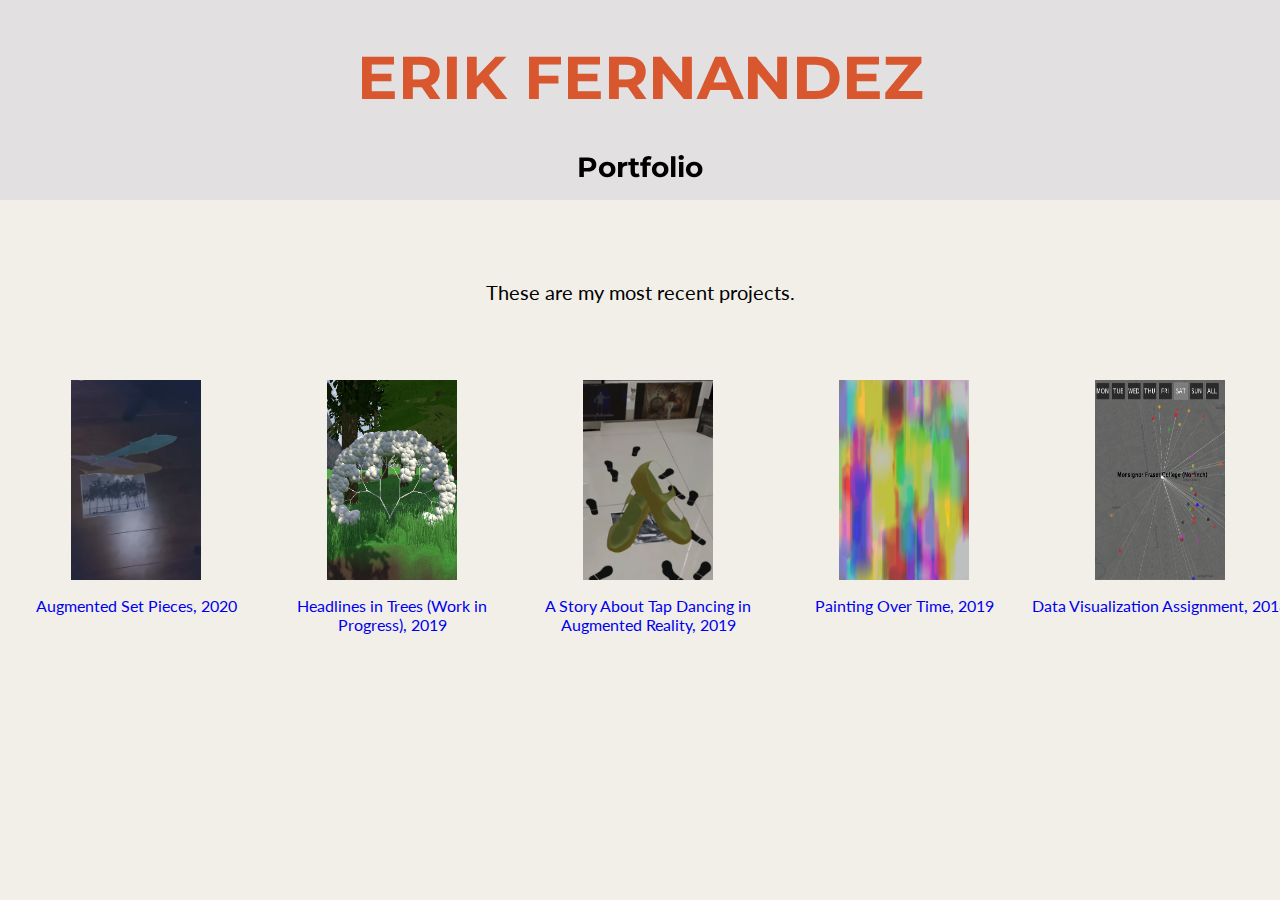
<file: index.html>
<!DOCTYPE html>
<html>
<head>
	<link rel="stylesheet" type="text/css" href="style.css">
	<link href="https://fonts.googleapis.com/css?family=Montserrat:300,400&display=swap" rel="stylesheet">
	<link href="https://fonts.googleapis.com/css?family=Lato:400&display=swap" rel="stylesheet">
	<title>Portfolio - Erik Fernandez</title>
</head>
<body>
	<div class="navbar">
		<h1 class="site-title">ERIK FERNANDEZ</h1>
		<h2 class="sub-title">Portfolio</h2>
	</div>
	<p class="title-text">These are my most recent projects.</p>

    <div class="flex-container">
        <div class="artwork-container">
            <a class="artwork-link" href="augmented-set-pieces.html">
                <img class="thumbnail" src="website-media/augmented-set-pieces-thumb.png">
                <p class="artwork-desc">Augmented Set Pieces, 2020</p>
            </a>
        </div>

        <div class="artwork-container">
            <a class="artwork-link" href="headlines-in-trees.html">
                <img class="thumbnail" src="website-media/headlines-in-trees-thumb.png">
                <p class="artwork-desc">Headlines in Trees (Work in Progress), 2019</p>
                <a>
        </div>

        <div class="artwork-container">
            <a class="artwork-link" href="tap-dance-augmented-reality.html">
                <img class="thumbnail" src="website-media/tap-shoe-ar-thumb.png">
                <p class="artwork-desc">A Story About Tap Dancing in Augmented Reality, 2019</p>
            </a>
        </div>

        <div class="artwork-container">
            <a class="artwork-link" href="painting-over-time.html">
                <img class="thumbnail" src="website-media/painting-over-time.png">
                <p class="artwork-desc">Painting Over Time, 2019</p>
            </a>
        </div>

        <div class="artwork-container">
            <a class="artwork-link" href="rpsm-data-visualization.html">
                <img class="thumbnail" src="website-media/rpsm-thumb.png">
                <p class="artwork-desc">Data Visualization Assignment, 2018</p>
            </a>
        </div>
    </div>
</body>
</html>
</file>
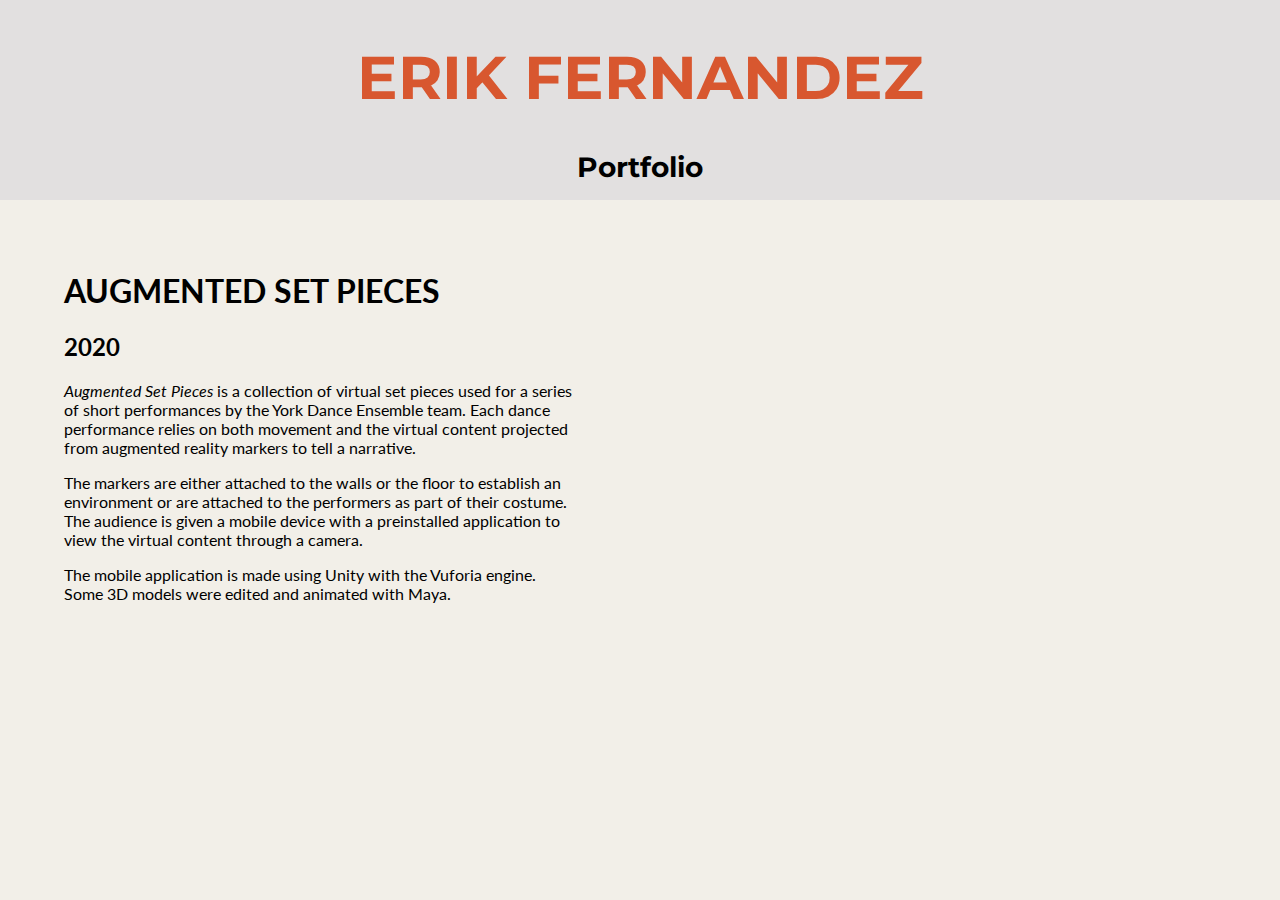
<file: augmented-set-pieces.html>
﻿<!DOCTYPE html>
<html>
<head>
    <link rel="stylesheet" type="text/css" href="style.css">
    <link href="https://fonts.googleapis.com/css?family=Montserrat:300,400&display=swap" rel="stylesheet">
    <link href="https://fonts.googleapis.com/css?family=Lato:400&display=swap" rel="stylesheet">

    <title>Portfolio - Erik Fernandez</title>
</head>
<body>
    <div class="navbar">
        <h1 class="site-title">ERIK FERNANDEZ</h1>
        <h2 class="sub-title">Portfolio</h2>
    </div>
    <div class="artwork-detailed-text">
        <h1 class="artwork-detailed-title">AUGMENTED SET PIECES</h1>
        <h2 class="artwork-detailed-date">2020</h2>
        <div class="artwork-detailed-desc">

            <P>
                <i>Augmented Set Pieces</i> is a collection of virtual set pieces used for a series of short performances by the York Dance Ensemble team. Each dance performance relies on both movement and the virtual content projected from augmented reality markers to tell a narrative.
            </P>

            <p>
                The markers are either attached to the walls or the floor to establish an environment or are attached to the performers as part of their costume. The audience is given a mobile device with a preinstalled application to view the virtual content through a camera.
            </p>

            <p>
                The mobile application is made using Unity with the Vuforia engine. Some 3D models were edited and animated with Maya.
            </p>

        </div>
    </div>
    <div class="artwork-detailed-pic-container">
        <iframe src="https://player.vimeo.com/video/411096016?title=0&byline=0&portrait=0" width="400" height="490" frameborder="0" allow="autoplay; fullscreen" allowfullscreen></iframe>
    </div>
</body>
</html>
</file>
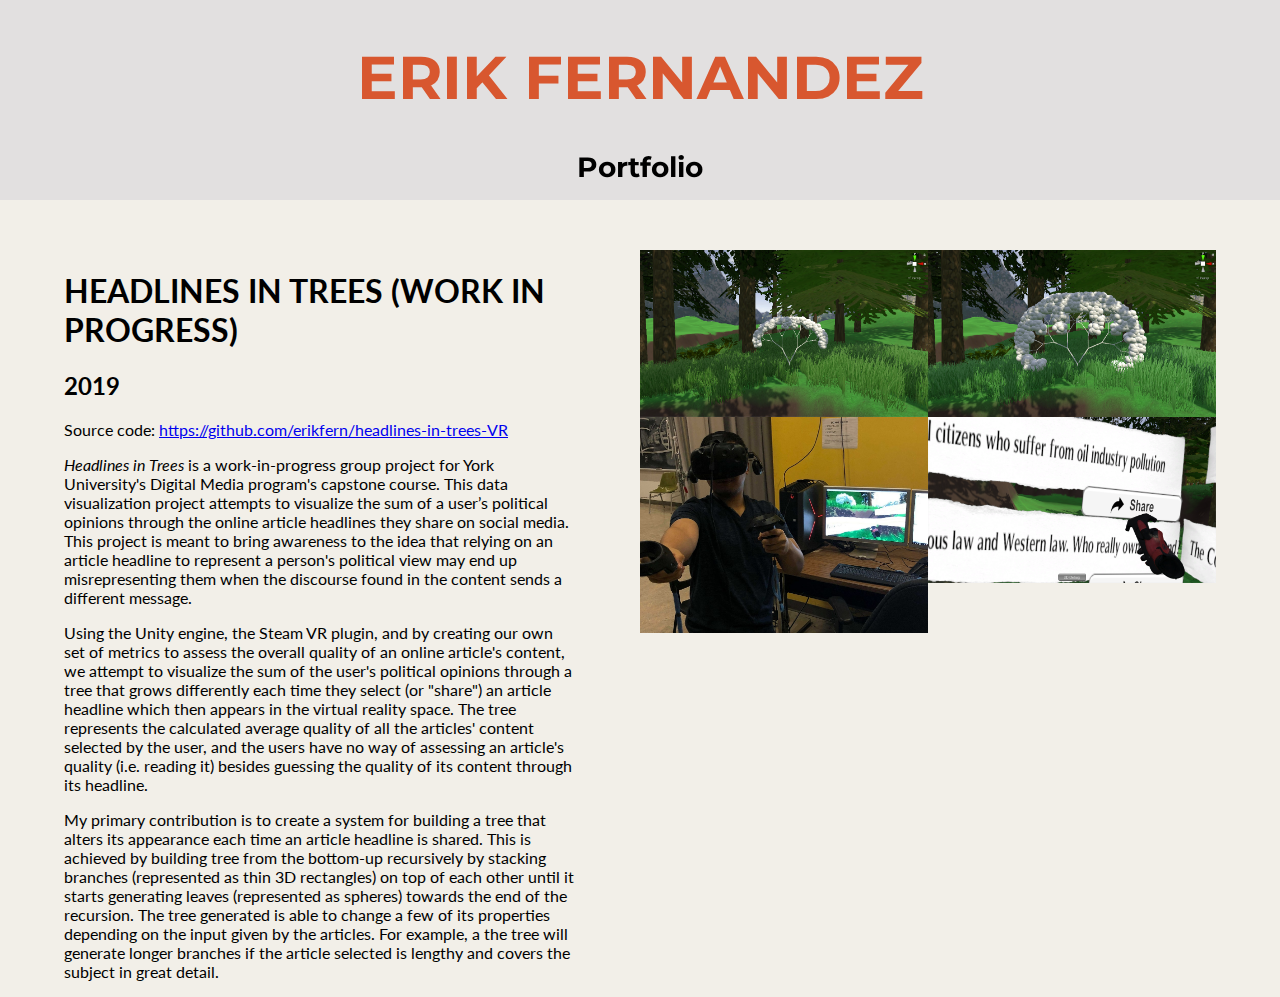
<file: headlines-in-trees.html>
<!DOCTYPE html>
<html>
<head>
	<link rel="stylesheet" type="text/css" href="style.css">
	<link href="https://fonts.googleapis.com/css?family=Montserrat:300,400&display=swap" rel="stylesheet">
  <link href="https://fonts.googleapis.com/css?family=Lato:400&display=swap" rel="stylesheet">
  
	<title>Portfolio - Erik Fernandez</title>
</head>
<body>
  <div class="navbar">
    <h1 class="site-title">ERIK FERNANDEZ</h1>
    <h2 class="sub-title">Portfolio</h2>
  </div>
  <div class="artwork-detailed-text">
    <h1 class="artwork-detailed-title">HEADLINES IN TREES (WORK IN PROGRESS)</h1>
    <h2 class="artwork-detailed-date">2019</h2>
    <div class="artwork-detailed-desc">

      <p>Source code: <a href="https://github.com/erikfern/headlines-in-trees-VR">https://github.com/erikfern/headlines-in-trees-VR</a></p>

      <p>
        <span id="artwork-title-inline">Headlines in Trees</span> is a work-in-progress group project for York University's Digital Media program's capstone course. This data visualization project attempts to visualize the sum of a user’s political opinions through the online article headlines they share on social media. This project is meant to bring awareness to the idea that relying on an article headline to represent a person's political view may end up misrepresenting them when the discourse found in the content sends a different message.
      </p>

      <p>
        Using the Unity engine, the Steam VR plugin, and by creating our own set of metrics to assess the overall quality of an online article's content, we attempt to visualize the sum of the user's political opinions through a tree that grows differently each time they select (or "share") an article headline which then appears in the virtual reality space. The tree represents the calculated average quality of all the articles' content selected by the user, and the users have no way of assessing an article's quality (i.e. reading it) besides guessing the quality of its content through its headline.
      </p>

      <p>
        My primary contribution is to create a system for building a tree that alters its appearance each time an article headline is shared. This is achieved by building tree from the bottom-up recursively by stacking branches (represented as thin 3D rectangles) on top of each other until it starts generating leaves (represented as spheres) towards the end of the recursion. The tree generated is able to change a few of its properties depending on the input given by the articles. For example, a the tree will generate longer branches if the article selected is lengthy and covers the subject in great detail.
      </p>
    </div>
  </div>

  <div class="artwork-detailed-pic-container">
    <img class="artwork-detailed-pic" src="website-media/hit5.png">
    <img class="artwork-detailed-pic" src="website-media/hit3.png">
    <img class="artwork-detailed-pic" src="website-media/hit4.jpg">
    <img class="artwork-detailed-pic" src="website-media/hit1.png">
    <!-- <img class="artwork-detailed-pic" id="hit-larger-img" src="website-media/hit2.png"> -->
  </div>
</body>
</html>
</file>
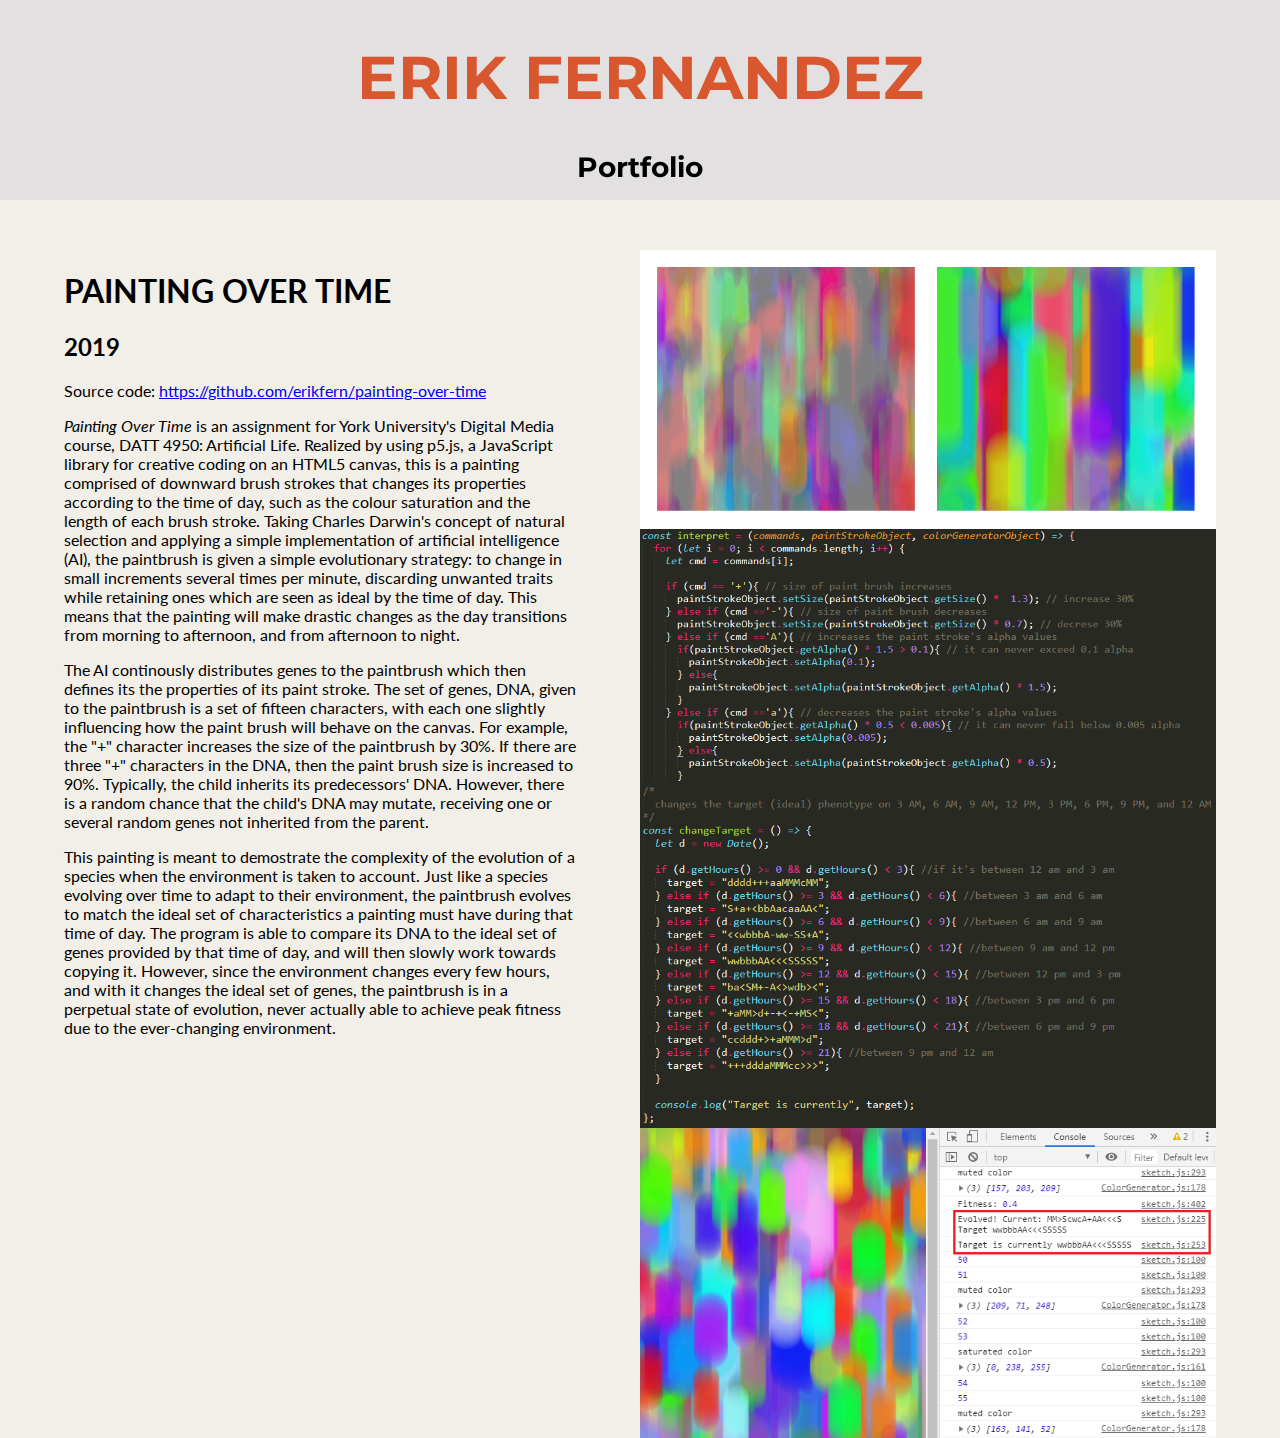
<file: painting-over-time.html>
<!DOCTYPE html>
<html>
<head>
	<link rel="stylesheet" type="text/css" href="style.css">
	<link href="https://fonts.googleapis.com/css?family=Montserrat:300,400&display=swap" rel="stylesheet">
  <link href="https://fonts.googleapis.com/css?family=Lato:400&display=swap" rel="stylesheet">
  
	<title>Portfolio - Erik Fernandez</title>
</head>
<body>
  <div class="navbar">
    <h1 class="site-title">ERIK FERNANDEZ</h1>
    <h2 class="sub-title">Portfolio</h2>
  </div>
  <div class="artwork-detailed-text">
    <h1 class="artwork-detailed-title">PAINTING OVER TIME</h1>
    <h2 class="artwork-detailed-date">2019</h2>
    <div class="artwork-detailed-desc">

      <p>Source code: <a href="https://github.com/erikfern/painting-over-time">https://github.com/erikfern/painting-over-time</a></p>

      <P>
      	<span id="artwork-title-inline">Painting Over Time</span> is an assignment for York University's Digital Media course, DATT 4950: Artificial Life. Realized by using p5.js, a JavaScript library for creative coding on an HTML5 canvas, this is a painting comprised of downward brush strokes that changes its properties according to the time of day, such as the colour saturation and the length of each brush stroke. Taking Charles Darwin's concept of natural selection and applying a simple implementation of artificial intelligence (AI), the paintbrush is given a simple evolutionary strategy: to change in small increments several times per minute, discarding unwanted traits while retaining ones which are seen as ideal by the time of day. This means that the painting will make drastic changes as the day transitions from morning to afternoon, and from afternoon to night.
      </P>

      <p>
      	The AI continously distributes genes to the paintbrush which then defines its the properties of its paint stroke. The set of genes, DNA, given to the paintbrush is a set of fifteen characters, with each one slightly influencing how the paint brush will behave on the canvas. For example, the "+" character increases the size of the paintbrush by 30%. If there are three "+" characters in the DNA, then the paint brush size is increased to 90%. Typically, the child inherits its predecessors' DNA. However, there is a random chance that the child's DNA may mutate, receiving one or several random genes not inherited from the parent.
      </p>

      <p>
      	This painting is meant to demostrate the complexity of the evolution of a species when the environment is taken to account. Just like a species evolving over time to adapt to their environment, the paintbrush evolves to match the ideal set of characteristics a painting must have during that time of day. The program is able to compare its DNA to the ideal set of genes provided by that time of day, and will then slowly work towards copying it. However, since the environment changes every few hours, and with it changes the ideal set of genes, the paintbrush is in a perpetual state of evolution, never actually able to achieve peak fitness due to the ever-changing environment.
      </p>
    </div>
  </div>
  <div class="artwork-detailed-pic-container">
    <img class="artwork-detailed-pic" id="larger-img" src="website-media/pot-2-pm-11-am.png">
    <img class="artwork-detailed-pic" id="larger-img" src="website-media/pot-characters.png">
    <img class="artwork-detailed-pic" id="larger-img" src="website-media/pot-ideal-genes.png">
    <img class="artwork-detailed-pic" id="larger-img" src="website-media/pot-mutation.png">
  </div>
</body>
</html>
</file>
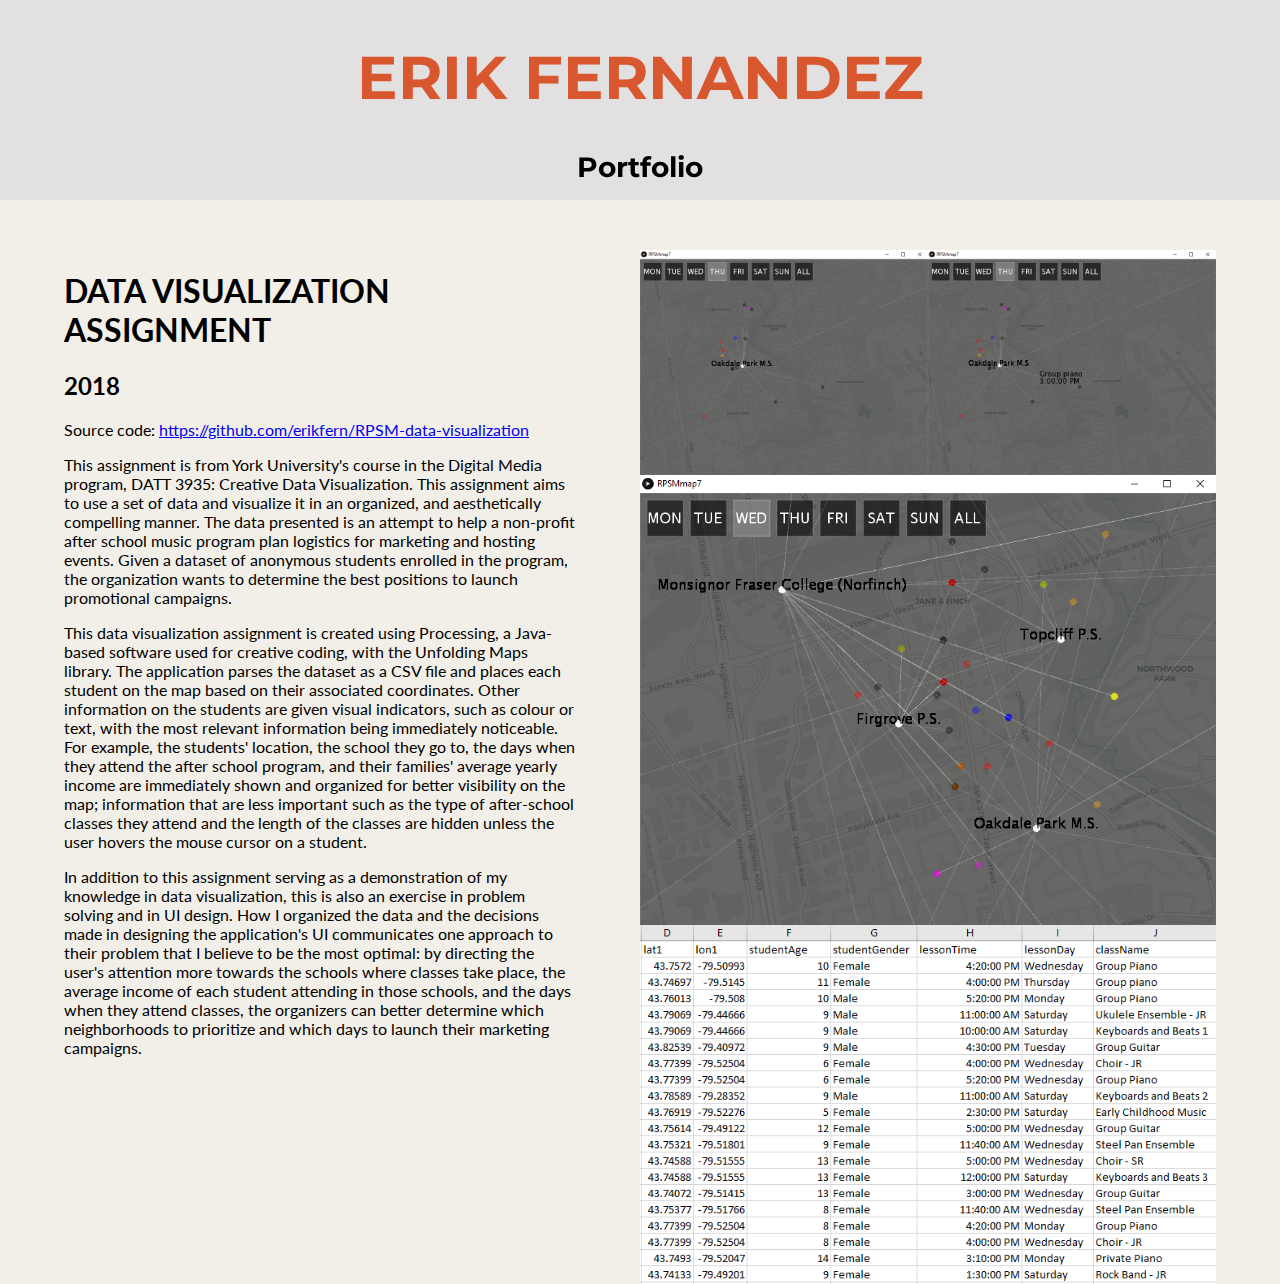
<file: rpsm-data-visualization.html>
<!DOCTYPE html>
<html>
<head>
	<link rel="stylesheet" type="text/css" href="style.css">
	<link href="https://fonts.googleapis.com/css?family=Montserrat:300,400&display=swap" rel="stylesheet">
  <link href="https://fonts.googleapis.com/css?family=Lato:400&display=swap" rel="stylesheet">
  
	<title>Portfolio - Erik Fernandez</title>
</head>
<body>
  <div class="navbar">
    <h1 class="site-title">ERIK FERNANDEZ</h1>
    <h2 class="sub-title">Portfolio</h2>
  </div>
  <div class="artwork-detailed-text">
    <h1 class="artwork-detailed-title">DATA VISUALIZATION ASSIGNMENT</h1>
    <h2 class="artwork-detailed-date">2018</h2>
    <div class="artwork-detailed-desc">

      <p>Source code: <a href="https://github.com/erikfern/RPSM-data-visualization">https://github.com/erikfern/RPSM-data-visualization</a></p>

      <P>
      	This assignment is from York University's course in the Digital Media program, DATT 3935: Creative Data Visualization. This assignment aims to use a set of data and visualize it in an organized, and aesthetically compelling manner. The data presented is an attempt to help a non-profit after school music program plan logistics for marketing and hosting events. Given a dataset of anonymous students enrolled in the program, the organization wants to determine the best positions to launch promotional campaigns.
      </P>

      <p>
      	This data visualization assignment is created using Processing, a Java-based software used for creative coding, with the Unfolding Maps library. The application parses the dataset as a CSV file and places each student on the map based on their associated coordinates. Other information on the students are given visual indicators, such as colour or text, with the most relevant information being immediately noticeable. For example, the students' location, the school they go to, the days when they attend the after school program, and their families' average yearly income are immediately shown and organized for better visibility on the map; information that are less important such as the type of after-school classes they attend and the length of the classes are hidden unless the user hovers the mouse cursor on a student.
      </p>

      <p>
      	In addition to this assignment serving as a demonstration of my knowledge in data visualization, this is also an exercise in problem solving and in UI design. How I organized the data and the decisions made in designing the application's UI communicates one approach to their problem that I believe to be the most optimal: by directing the user's attention more towards the schools where classes take place, the average income of each student attending in those schools, and the days when they attend classes, the organizers can better determine which neighborhoods to prioritize and which days to launch their marketing campaigns.
      </p>

    </div>
  </div>
  <div class="artwork-detailed-pic-container">
  	<img class="artwork-detailed-pic" src="website-media/rpsm-no-hover.png">
    <img class="artwork-detailed-pic" src="website-media/rpsm-mouse-hover.png">
    <img class="artwork-detailed-pic" id="larger-img" src="website-media/rpsm-schools.png">
    <img class="artwork-detailed-pic" id="larger-img" src="website-media/rpsm-dataset-cropped.png">
  </div>
</body>
</html>
</file>
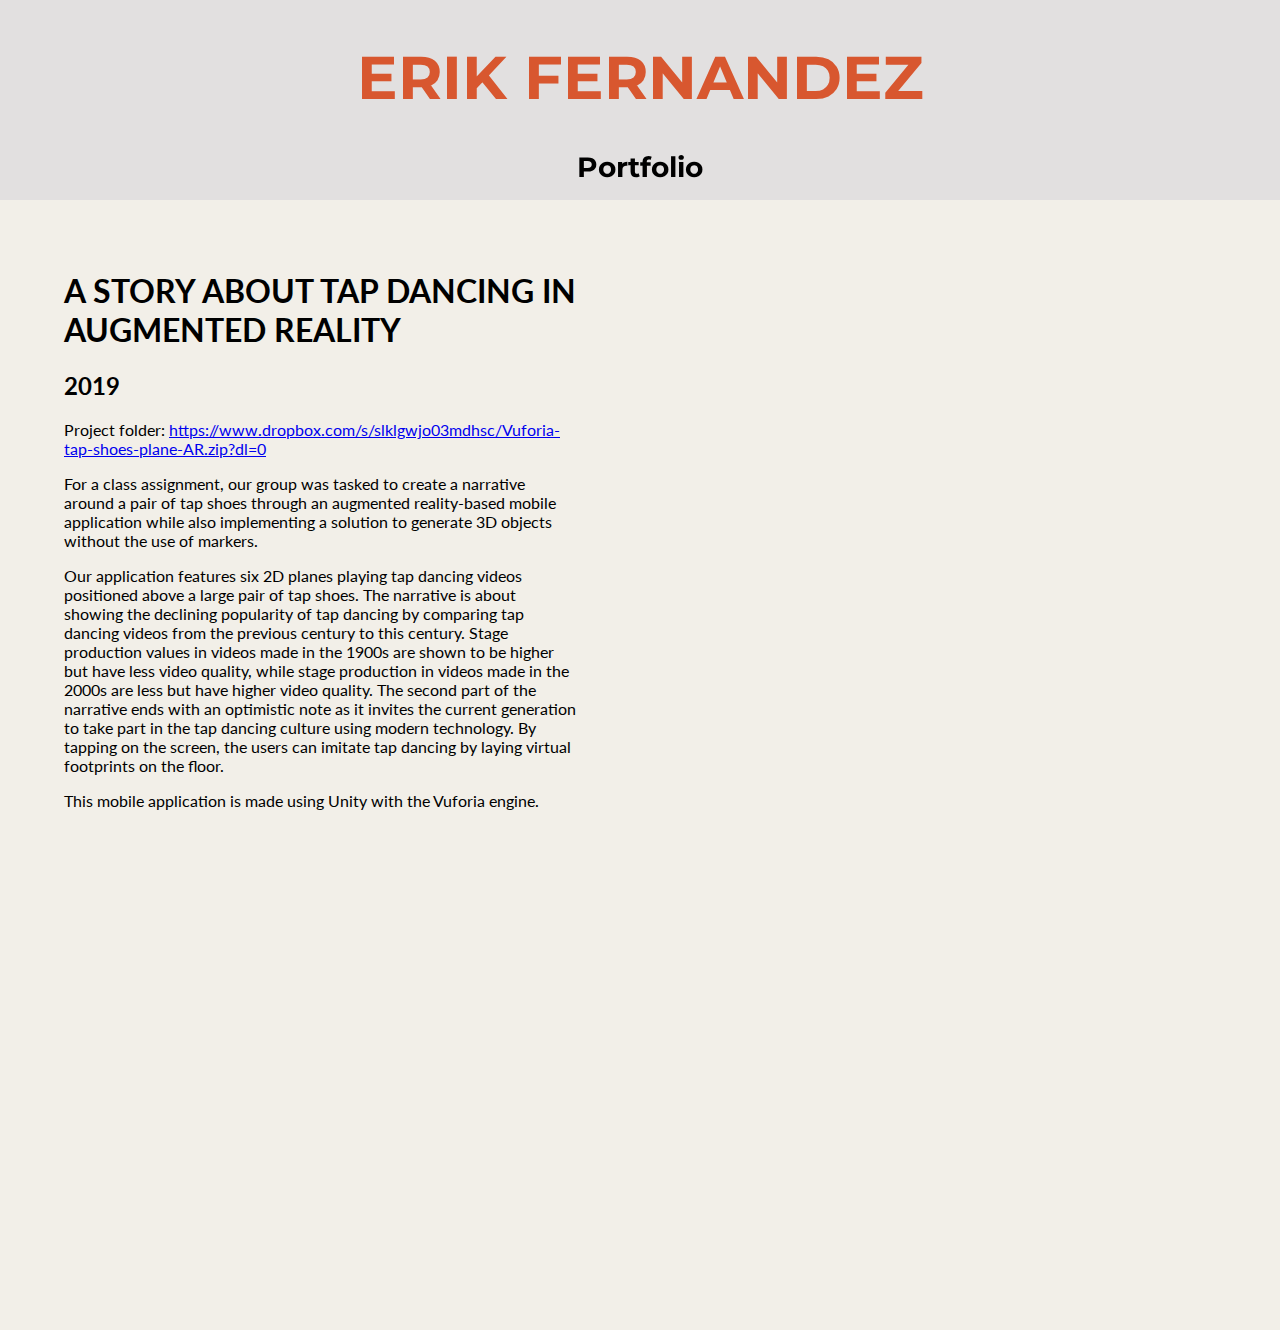
<file: tap-dance-augmented-reality.html>
<!DOCTYPE html>
<html>
<head>
	<link rel="stylesheet" type="text/css" href="style.css">
	<link href="https://fonts.googleapis.com/css?family=Montserrat:300,400&display=swap" rel="stylesheet">
  <link href="https://fonts.googleapis.com/css?family=Lato:400&display=swap" rel="stylesheet">
  
	<title>Portfolio - Erik Fernandez</title>
</head>
<body>
  <div class="navbar">
    <h1 class="site-title">ERIK FERNANDEZ</h1>
    <h2 class="sub-title">Portfolio</h2>
  </div>
	<div class="artwork-detailed-text">
  	<h1 class="artwork-detailed-title">A STORY ABOUT TAP DANCING IN AUGMENTED REALITY</h1>
  	<h2 class="artwork-detailed-date">2019</h2>
  	<div class="artwork-detailed-desc">

        <p>Project folder: <a href="https://www.dropbox.com/s/slklgwjo03mdhsc/Vuforia-tap-shoes-plane-AR.zip?dl=0">https://www.dropbox.com/s/slklgwjo03mdhsc/Vuforia-tap-shoes-plane-AR.zip?dl=0</a></p>

        <P>
          For a class assignment, our group was tasked to create a narrative around a pair of tap shoes through an augmented reality-based mobile application while also implementing a solution to generate 3D objects without the use of markers.
        </P>

        <p>
            Our application features six 2D planes playing tap dancing videos positioned above a large pair of tap shoes. The narrative is about showing the declining popularity of tap dancing by comparing tap dancing videos from the previous century to this century. Stage production values in videos made in the 1900s are shown to be higher but have less video quality, while stage production in videos made in the 2000s are less but have higher video quality. The second part of the narrative ends with an optimistic note as it invites the current generation to take part in the tap dancing culture using modern technology. By tapping on the screen, the users can imitate tap dancing by laying virtual footprints on the floor.
        </p>

        <p>
            This mobile application is made using Unity with the Vuforia engine.
        </p>
  	</div>
	</div>
	<div class="artwork-detailed-pic-container">
  	<iframe src="https://player.vimeo.com/video/383213284?title=0&byline=0&portrait=0" width="400" height="1080" frameborder="0" allow="autoplay; fullscreen" allowfullscreen></iframe>
	</div>
</body>
</html>
</file>
<file: style.css>
html {
	
	font-family: 'Lato', sans-serif;
	/*background-color: #dddddd;*/
	/*background-color: #0c0a0a;*/
	background-color: #f2efe8;
}

.navbar {
	position: fixed;
	top: 0;
	left: 0;
	width: 100%;
	height: 200px;
	/*background-color: #cccac5;*/
	background-color: #e2e0e0;
	/*background-color: #e8e1d7;*/
	z-index: 2; /*put the navbar more to the front*/
}

.site-title {
	margin: 0;
	font-family: 'Montserrat', sans-serif;
	/*font-size: 72px;*/
	color: #d8572f;

  position: fixed;
  text-align: center;
  top: 40px;
  width: 100%;

  transform: translate(-50%, 0);
  left: 50%;
  font-size: calc(48px + (72 - 48) * ((100vw - 500px) / (2000 - 500))); /*reponsive font size reference: https://css-tricks.com/books/volume-i/scale-typography-screen-size/*/
	
}

.sub-title {
	margin: 0;
	font-family: 'Montserrat', sans-serif;
	font-size: 32px;

  position: fixed;
  text-align: center;
  top: 150px;

  transform: translate(-50%, 0);
  left: 50%;
	font-size: calc(24px + (32 - 24) * ((100vw - 500px) / (2000 - 500)));
}

.title-text {
	font-size: 20px;

	left: 0;
  position: absolute;
  text-align: center;
  top: 260px;
  width: 100%;
}

.flex-container {
	position: absolute;
	top: 380px;
	width: 100%;
	display: flex;
	justify-content: center;
}

.artwork-link {
	text-decoration: none;
}

.artwork-container {
	margin-left: auto;
  margin-right: auto;
  width: 400px;
}

.artwork-link:hover{
	color: grey;
	cursor: pointer;
}

.artwork-container > .artwork-link > .artwork-desc {
	text-align: center;
} 

.artwork-container > .artwork-link > .thumbnail {
	display: block;
  margin-left: auto;
  margin-right: auto;
  height: 200px;
  width: 130px;
}

.artwork-detailed {
	display: flex;
}

/*contains all the written stuff for the artwork*/
.artwork-detailed-text {
	position: absolute;
	top: 250px;
	/*width: 800px;*/
	width: 40%;
	height: auto;
	left: 5%;
}

.artwork-detailed-text > .artwork-detailed-title {

}

.artwork-detailed-text > .artwork-detailed-date {

}

.artwork-detailed-text > .artwork-detailed-desc {
	
}

.artwork-detailed-pic-container {
	display: flex;
	flex-flow: row wrap;
	position: absolute;
	top: 250px;
	left: 50%;
	width: 45%; /*width + 5% offset to balance .artwork-detailed-text*/
	height: auto;

}

.artwork-detailed-pic-container > .artwork-detailed-pic {
	width: 50%;
	height: 50%;
}

#artwork-title-inline {
	font-style: italic;
}

#larger-img {
	width: 100%;
	height: 100%;
}
</file>
